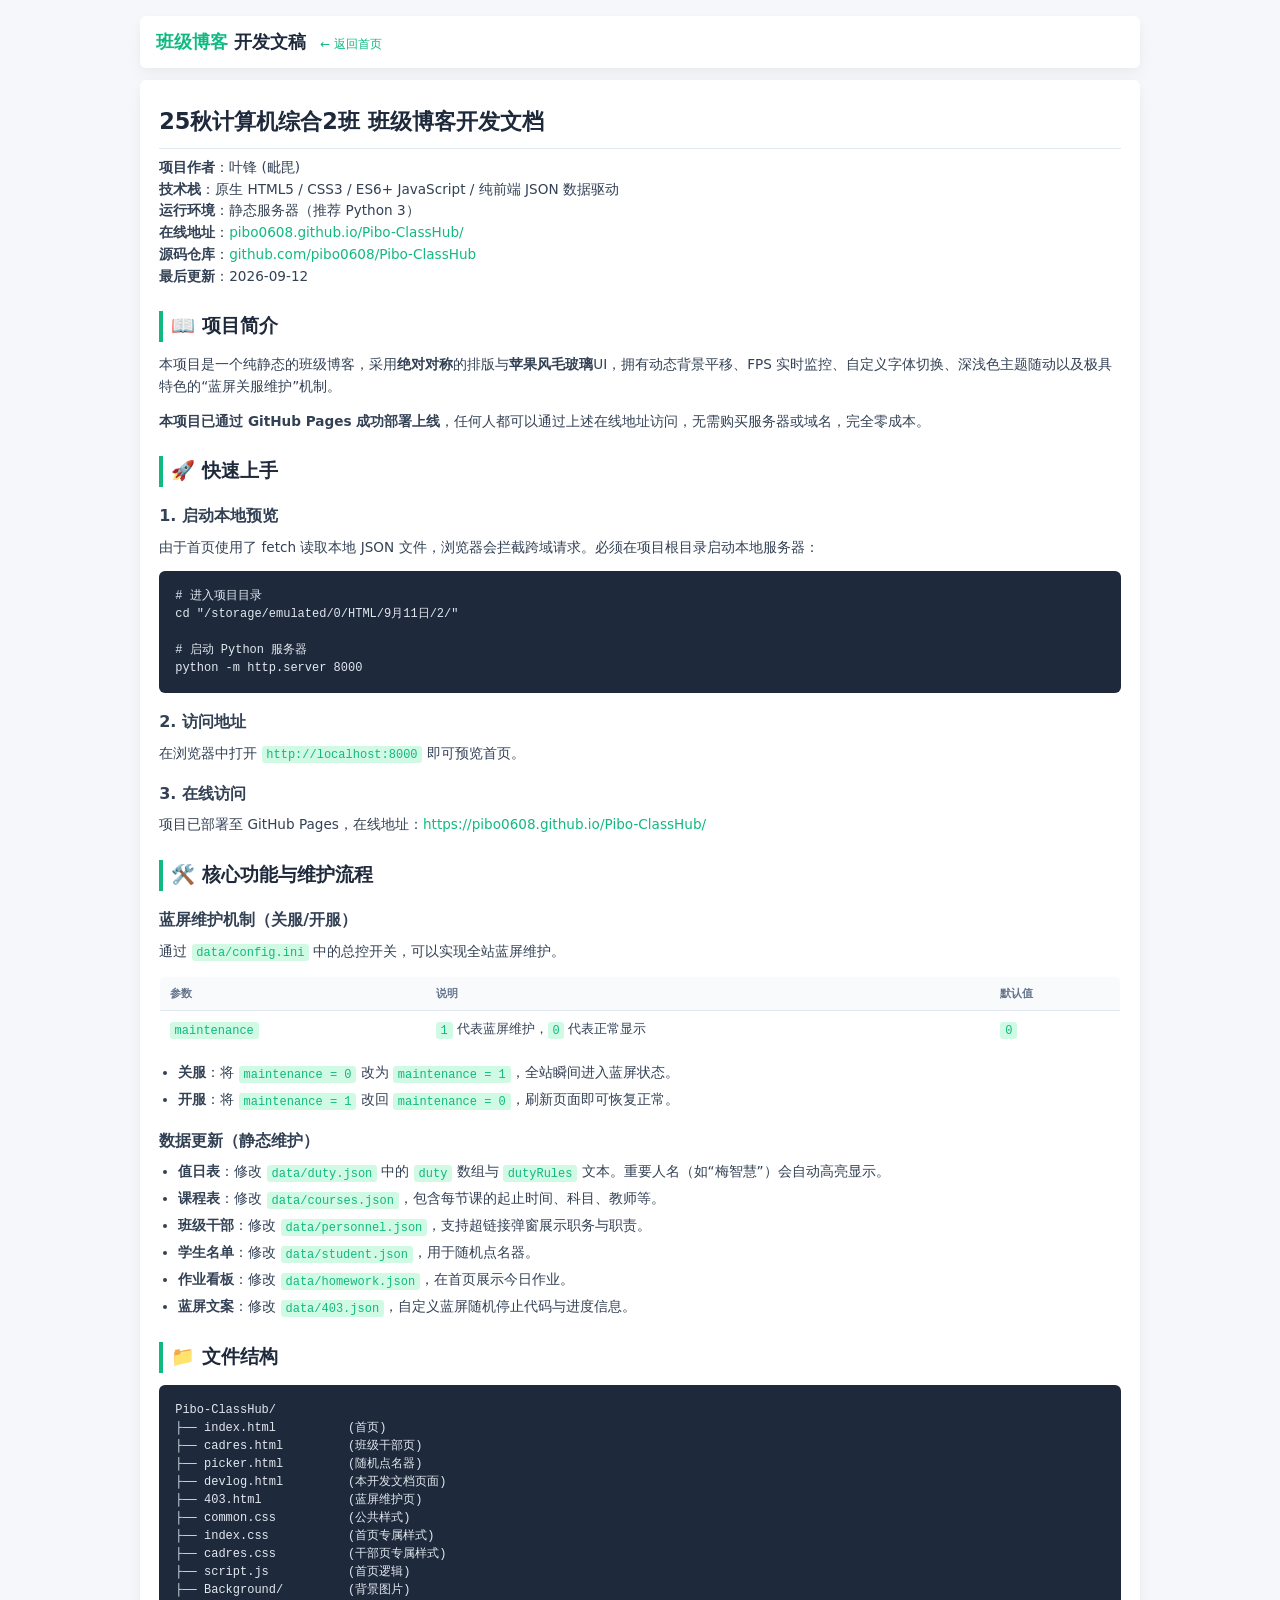
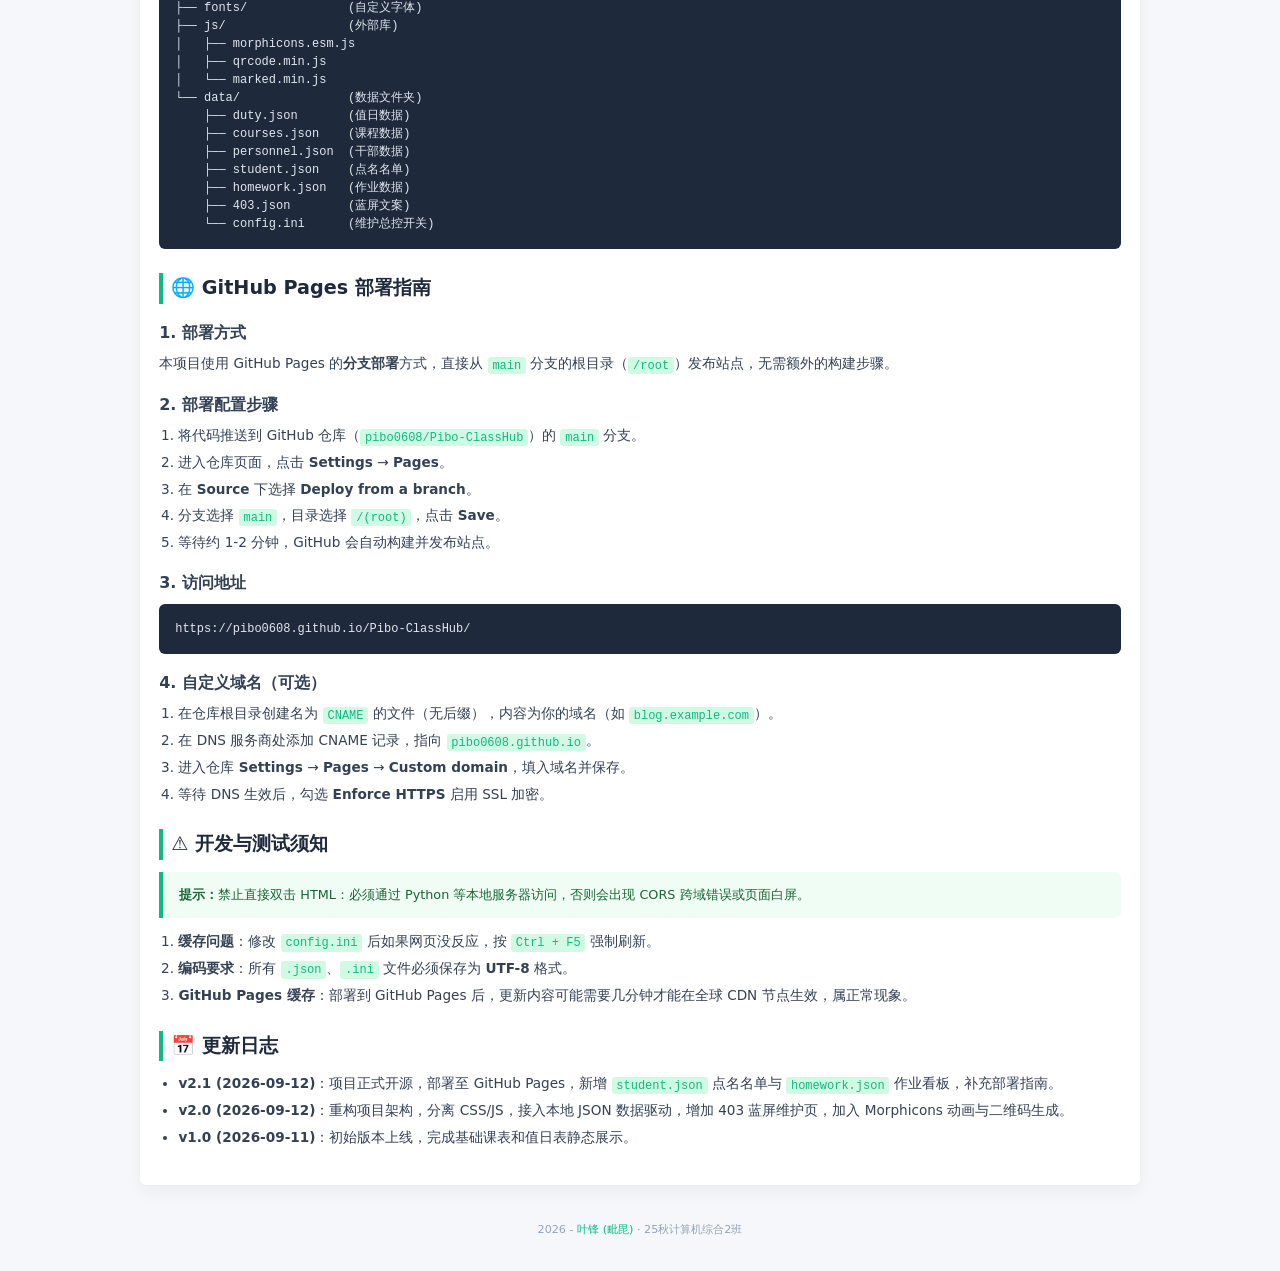
<file: devlog.html>
<!DOCTYPE html>
<html lang="zh-CN">
<head>
    <meta charset="UTF-8">
    <meta name="viewport" content="width=device-width, initial-scale=1.0">
    <title>开发文稿 - 25秋计算机综合2班</title>
    <style>
        :root {
            --primary: #10b981;
            --primary-light: #d1fae5;
            --card-radius: 6px;
        }

        * { margin: 0; padding: 0; box-sizing: border-box; }
        html { scroll-behavior: smooth; }

        body {
            background: #f5f7fa;
            font-family: system-ui, -apple-system, 'Segoe UI', Roboto, 'Helvetica Neue', 'Noto Sans', 'PingFang SC', 'Microsoft YaHei', sans-serif;
            color: #1e293b;
            line-height: 1.6;
            padding: 1rem;
        }

        .container {
            max-width: 520px;
            width: 100%;
            margin: 0 auto;
        }

        .header {
            display: flex;
            align-items: center;
            justify-content: space-between;
            padding: 0.75rem 1rem;
            margin-bottom: 0.75rem;
            background: #ffffff;
            border-radius: var(--card-radius);
            box-shadow: 0 8px 18px rgba(0,0,0,0.04), 0 2px 6px rgba(0,0,0,0.02);
        }

        .header-title { font-size: 1.1rem; font-weight: 600; color: #1e293b; }
        .header-title a { color: var(--primary); text-decoration: none; font-size: 0.75rem; font-weight: 500; margin-left: 0.5rem; }

        /* 文稿卡片容器 */
        .doc-card {
            background: #ffffff;
            border-radius: var(--card-radius);
            box-shadow: 0 8px 18px rgba(0,0,0,0.04), 0 2px 6px rgba(0,0,0,0.02);
            padding: 1.5rem 1.2rem;
            margin-bottom: 0.75rem;
        }

        /* 标题 */
        .doc-card h1 { font-size: 1.4rem; font-weight: 600; margin-bottom: 0.5rem; padding-bottom: 0.5rem; border-bottom: 1px solid #e2e8f0; }
        .doc-card h2 { font-size: 1.2rem; font-weight: 600; margin: 1.5rem 0 0.75rem 0; color: #1e293b; padding-left: 0.5rem; border-left: 4px solid var(--primary); }
        .doc-card h3 { font-size: 1rem; font-weight: 600; margin: 1rem 0 0.5rem 0; color: #334155; }
        
        /* 正文与列表 */
        .doc-card p { font-size: 0.85rem; color: #334155; margin-bottom: 0.8rem; }
        .doc-card ul, .doc-card ol { margin-left: 1.2rem; margin-bottom: 0.8rem; font-size: 0.85rem; color: #334155; }
        .doc-card li { margin-bottom: 0.3rem; }

        /* 链接 */
        .doc-card a { color: var(--primary); text-decoration: none; }
        .doc-card a:hover { text-decoration: underline; }

        /* 行内代码 */
        .doc-card code:not(pre code) {
            font-family: 'Consolas', 'Monaco', monospace;
            font-size: 0.75rem;
            color: var(--primary);
            background: var(--primary-light);
            padding: 0.1rem 0.3rem;
            border-radius: 3px;
        }

        /* 代码块（深色高亮） */
        .doc-card pre {
            background: #1e293b;
            color: #e2e8f0;
            padding: 1rem;
            border-radius: var(--card-radius);
            overflow-x: auto;
            margin-bottom: 0.8rem;
            font-size: 0.75rem;
            line-height: 1.5;
            font-family: 'Consolas', 'Monaco', monospace;
        }

        /* 表格 */
        .doc-card table {
            width: 100%;
            border-collapse: collapse;
            font-size: 0.8rem;
            margin-bottom: 0.8rem;
            border: 1px solid #e2e8f0;
            border-radius: var(--card-radius);
            overflow: hidden;
        }
        .doc-card th {
            background: #f8fafc;
            color: #64748b;
            font-weight: 600;
            text-align: left;
            padding: 0.5rem 0.6rem;
            border-bottom: 1px solid #e2e8f0;
            font-size: 0.7rem;
            text-transform: uppercase;
        }
        .doc-card td {
            padding: 0.5rem 0.6rem;
            border-bottom: 1px solid #f1f5f9;
            color: #334155;
        }
        .doc-card tr:last-child td { border-bottom: none; }

        /* 引用提示框 */
        .doc-card blockquote {
            border-left: 4px solid var(--primary);
            background: #f0fdf4;
            padding: 0.8rem 1rem;
            margin-bottom: 0.8rem;
            border-radius: 0 var(--card-radius) var(--card-radius) 0;
            color: #166534;
            font-size: 0.8rem;
        }

        .footer { text-align: center; padding: 1.5rem 1rem; color: #94a3b8; font-size: 0.7rem; }
        .footer a { color: var(--primary); text-decoration: none; }

        @media (min-width: 768px) { .container { max-width: 700px; } }
        @media (min-width: 1024px) { .container { max-width: 900px; } }
        @media (min-width: 1200px) { .container { max-width: 1000px; } }
        
        @media (max-width: 360px) {
            body { padding: 0.4rem; }
            .doc-card { padding: 1rem; }
            .doc-card pre { font-size: 0.65rem; padding: 0.5rem; }
        }
    </style>
</head>
<body>

    <div class="container">
        <!-- 顶部导航 -->
        <div class="header">
            <div class="header-title">
                <span><span style="color: var(--primary);">班级博客</span> 开发文稿</span>
                <a href="index.html">← 返回首页</a>
            </div>
        </div>

        <!-- 开发文稿内容（硬编码版，无需外部 md 文件） -->
        <div class="doc-card">
            <h1>25秋计算机综合2班 班级博客开发文档</h1>
            
            <p>
                <strong>项目作者</strong>：叶锋 (毗毘)<br>
                <strong>技术栈</strong>：原生 HTML5 / CSS3 / ES6+ JavaScript / 纯前端 JSON 数据驱动<br>
                <strong>运行环境</strong>：静态服务器（推荐 Python 3）<br>
                <strong>在线地址</strong>：<a href="https://pibo0608.github.io/Pibo-ClassHub/" target="_blank">pibo0608.github.io/Pibo-ClassHub/</a><br>
                <strong>源码仓库</strong>：<a href="https://github.com/pibo0608/Pibo-ClassHub" target="_blank">github.com/pibo0608/Pibo-ClassHub</a><br>
                <strong>最后更新</strong>：2026-09-12
            </p>

            <h2>📖 项目简介</h2>
            <p>本项目是一个纯静态的班级博客，采用<strong>绝对对称</strong>的排版与<strong>苹果风毛玻璃</strong>UI，拥有动态背景平移、FPS 实时监控、自定义字体切换、深浅色主题随动以及极具特色的“蓝屏关服维护”机制。</p>
            <p><strong>本项目已通过 GitHub Pages 成功部署上线</strong>，任何人都可以通过上述在线地址访问，无需购买服务器或域名，完全零成本。</p>

            <h2>🚀 快速上手</h2>
            <h3>1. 启动本地预览</h3>
            <p>由于首页使用了 fetch 读取本地 JSON 文件，浏览器会拦截跨域请求。必须在项目根目录启动本地服务器：</p>
            <pre># 进入项目目录
cd "/storage/emulated/0/HTML/9月11日/2/"

# 启动 Python 服务器
python -m http.server 8000</pre>

            <h3>2. 访问地址</h3>
            <p>在浏览器中打开 <code>http://localhost:8000</code> 即可预览首页。</p>

            <h3>3. 在线访问</h3>
            <p>项目已部署至 GitHub Pages，在线地址：<a href="https://pibo0608.github.io/Pibo-ClassHub/" target="_blank">https://pibo0608.github.io/Pibo-ClassHub/</a></p>

            <h2>🛠️ 核心功能与维护流程</h2>
            
            <h3>蓝屏维护机制（关服/开服）</h3>
            <p>通过 <code>data/config.ini</code> 中的总控开关，可以实现全站蓝屏维护。</p>
            
            <table>
                <thead>
                    <tr>
                        <th>参数</th>
                        <th>说明</th>
                        <th>默认值</th>
                    </tr>
                </thead>
                <tbody>
                    <tr>
                        <td><code>maintenance</code></td>
                        <td><code>1</code> 代表蓝屏维护，<code>0</code> 代表正常显示</td>
                        <td><code>0</code></td>
                    </tr>
                </tbody>
            </table>

            <ul>
                <li><strong>关服</strong>：将 <code>maintenance = 0</code> 改为 <code>maintenance = 1</code>，全站瞬间进入蓝屏状态。</li>
                <li><strong>开服</strong>：将 <code>maintenance = 1</code> 改回 <code>maintenance = 0</code>，刷新页面即可恢复正常。</li>
            </ul>

            <h3>数据更新（静态维护）</h3>
            <ul>
                <li><strong>值日表</strong>：修改 <code>data/duty.json</code> 中的 <code>duty</code> 数组与 <code>dutyRules</code> 文本。重要人名（如“梅智慧”）会自动高亮显示。</li>
                <li><strong>课程表</strong>：修改 <code>data/courses.json</code>，包含每节课的起止时间、科目、教师等。</li>
                <li><strong>班级干部</strong>：修改 <code>data/personnel.json</code>，支持超链接弹窗展示职务与职责。</li>
                <li><strong>学生名单</strong>：修改 <code>data/student.json</code>，用于随机点名器。</li>
                <li><strong>作业看板</strong>：修改 <code>data/homework.json</code>，在首页展示今日作业。</li>
                <li><strong>蓝屏文案</strong>：修改 <code>data/403.json</code>，自定义蓝屏随机停止代码与进度信息。</li>
            </ul>

            <h2>📁 文件结构</h2>
            <pre>Pibo-ClassHub/
├── index.html          (首页)
├── cadres.html         (班级干部页)
├── picker.html         (随机点名器)
├── devlog.html         (本开发文档页面)
├── 403.html            (蓝屏维护页)
├── common.css          (公共样式)
├── index.css           (首页专属样式)
├── cadres.css          (干部页专属样式)
├── script.js           (首页逻辑)
├── Background/         (背景图片)
├── fonts/              (自定义字体)
├── js/                 (外部库)
│   ├── morphicons.esm.js
│   ├── qrcode.min.js
│   └── marked.min.js
└── data/               (数据文件夹)
    ├── duty.json       (值日数据)
    ├── courses.json    (课程数据)
    ├── personnel.json  (干部数据)
    ├── student.json    (点名名单)
    ├── homework.json   (作业数据)
    ├── 403.json        (蓝屏文案)
    └── config.ini      (维护总控开关)</pre>

            <h2>🌐 GitHub Pages 部署指南</h2>
            <h3>1. 部署方式</h3>
            <p>本项目使用 GitHub Pages 的<strong>分支部署</strong>方式，直接从 <code>main</code> 分支的根目录（<code>/root</code>）发布站点，无需额外的构建步骤。</p>
            
            <h3>2. 部署配置步骤</h3>
            <ol>
                <li>将代码推送到 GitHub 仓库（<code>pibo0608/Pibo-ClassHub</code>）的 <code>main</code> 分支。</li>
                <li>进入仓库页面，点击 <strong>Settings</strong> → <strong>Pages</strong>。</li>
                <li>在 <strong>Source</strong> 下选择 <strong>Deploy from a branch</strong>。</li>
                <li>分支选择 <code>main</code>，目录选择 <code>/(root)</code>，点击 <strong>Save</strong>。</li>
                <li>等待约 1-2 分钟，GitHub 会自动构建并发布站点。</li>
            </ol>

            <h3>3. 访问地址</h3>
            <pre>https://pibo0608.github.io/Pibo-ClassHub/</pre>

            <h3>4. 自定义域名（可选）</h3>
            <ol>
                <li>在仓库根目录创建名为 <code>CNAME</code> 的文件（无后缀），内容为你的域名（如 <code>blog.example.com</code>）。</li>
                <li>在 DNS 服务商处添加 CNAME 记录，指向 <code>pibo0608.github.io</code>。</li>
                <li>进入仓库 <strong>Settings</strong> → <strong>Pages</strong> → <strong>Custom domain</strong>，填入域名并保存。</li>
                <li>等待 DNS 生效后，勾选 <strong>Enforce HTTPS</strong> 启用 SSL 加密。</li>
            </ol>

            <h2>⚠️ 开发与测试须知</h2>
            <blockquote>
                <strong>提示：</strong>禁止直接双击 HTML：必须通过 Python 等本地服务器访问，否则会出现 CORS 跨域错误或页面白屏。
            </blockquote>
            <ol>
                <li><strong>缓存问题</strong>：修改 <code>config.ini</code> 后如果网页没反应，按 <code>Ctrl + F5</code> 强制刷新。</li>
                <li><strong>编码要求</strong>：所有 <code>.json</code>、<code>.ini</code> 文件必须保存为 <strong>UTF-8</strong> 格式。</li>
                <li><strong>GitHub Pages 缓存</strong>：部署到 GitHub Pages 后，更新内容可能需要几分钟才能在全球 CDN 节点生效，属正常现象。</li>
            </ol>

            <h2>📅 更新日志</h2>
            <ul>
                <li><strong>v2.1 (2026-09-12)</strong>：项目正式开源，部署至 GitHub Pages，新增 <code>student.json</code> 点名名单与 <code>homework.json</code> 作业看板，补充部署指南。</li>
                <li><strong>v2.0 (2026-09-12)</strong>：重构项目架构，分离 CSS/JS，接入本地 JSON 数据驱动，增加 403 蓝屏维护页，加入 Morphicons 动画与二维码生成。</li>
                <li><strong>v1.0 (2026-09-11)</strong>：初始版本上线，完成基础课表和值日表静态展示。</li>
            </ul>
        </div>

        <footer class="footer">
            2026 - <a href="https://github.com/pibo0608" target="_blank">叶锋 (毗毘)</a> · 25秋计算机综合2班
        </footer>
    </div>

</body>
</html>
</file>
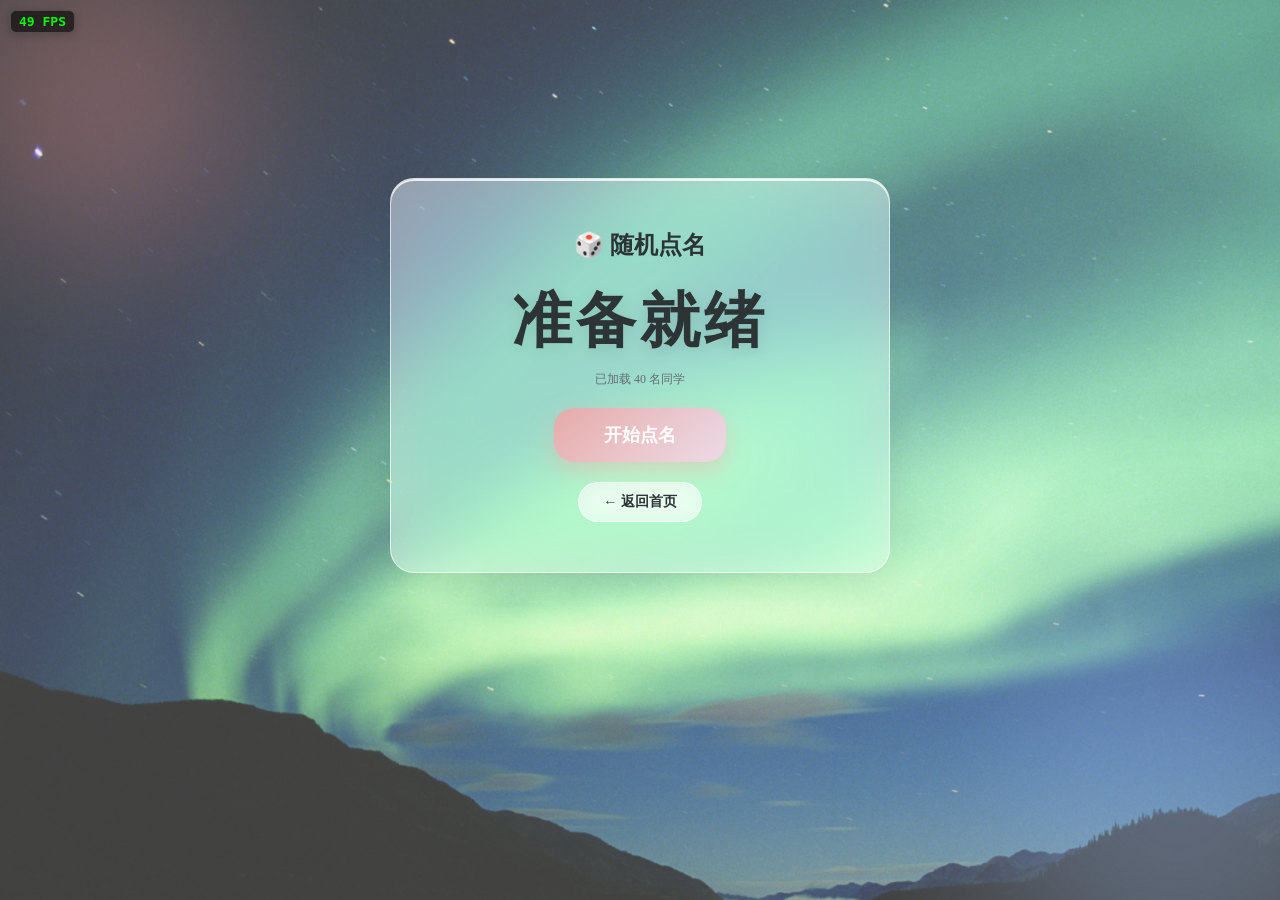
<file: picker.html>
<!DOCTYPE html>
<html lang="zh-CN">
<head>
    <!-- 蓝屏维护总控开关 -->
    <script>
        document.documentElement.style.visibility = 'hidden';
        fetch('data/config.ini?t=' + new Date().getTime())
            .then(res => res.text())
            .then(text => {
                const match = text.match(/maintenance\s*=\s*(\d+)/);
                if (match && match[1] === '1') {
                    window.location.href = '403.html';
                } else {
                    document.documentElement.style.visibility = 'visible';
                }
            })
            .catch(() => { document.documentElement.style.visibility = 'visible'; });
    </script>

    <meta charset="UTF-8">
    <meta name="viewport" content="width=device-width, initial-scale=1.0">
    <title>随机点名 - 25秋计算机综合2班</title>
    <link rel="stylesheet" href="common.css">
    <style>
        .picker-container {
            display: flex;
            flex-direction: column;
            align-items: center;
            justify-content: center;
            min-height: 70vh;
            gap: 30px;
            text-align: center;
        }

        .picker-card {
            background: var(--card-bg);
            backdrop-filter: blur(35px) saturate(200%);
            -webkit-backdrop-filter: blur(35px) saturate(200%);
            border: 1px solid var(--card-border);
            border-radius: var(--radius);
            padding: 50px 30px;
            width: 90%;
            max-width: 500px;
            box-shadow: var(--card-shadow), inset 0 2px 0 rgba(255, 255, 255, 0.8);
            display: flex;
            flex-direction: column;
            align-items: center;
            gap: 20px;
        }

        .name-display {
            font-family: var(--font-title);
            font-size: 60px;
            font-weight: bold;
            color: var(--text-main);
            height: 80px;
            line-height: 80px;
            letter-spacing: 4px;
            text-shadow: 0 4px 15px rgba(0,0,0,0.1);
            transition: all 0.1s;
        }

        .name-display.rolling {
            color: #6366f1;
            transform: scale(1.1);
        }

        .picker-btn {
            background: var(--primary-gradient);
            border: none;
            border-radius: 20px;
            color: #fff;
            font-family: var(--font-body);
            font-size: 18px;
            font-weight: bold;
            padding: 15px 50px;
            cursor: pointer;
            box-shadow: 0 8px 25px rgba(255, 154, 158, 0.4);
            transition: var(--transition);
        }
        .picker-btn:hover { transform: scale(1.05) translateY(-3px); box-shadow: 0 12px 30px rgba(255, 154, 158, 0.6); }
        .picker-btn:active { transform: scale(0.95); }

        .back-btn {
            background: var(--card-bg);
            border: 1px solid var(--card-border);
            border-radius: 20px;
            color: var(--text-main);
            font-family: var(--font-body);
            font-size: 14px;
            font-weight: 600;
            padding: 10px 24px;
            text-decoration: none;
            backdrop-filter: blur(10px);
            transition: var(--transition);
        }
        .back-btn:hover { background: var(--primary-gradient); color: #fff; }
        
        .count-hint {
            font-size: 12px;
            color: var(--text-muted);
            margin-top: -10px;
        }
    </style>
</head>
<body>

    <div id="fps-counter">0 FPS</div>

    <div id="bg-slider">
        <div class="bg-slide" style="background-image: url('Background/img1.jpg');"></div>
        <div class="bg-slide" style="background-image: url('Background/img2.jpg');"></div>
        <div class="bg-slide" style="background-image: url('Background/img3.jpg');"></div>
    </div>
    <div class="bg-shape shape-1"></div>
    <div class="bg-shape shape-2"></div>

    <div class="app-container" style="margin-top: 40px;">
        <div class="picker-container">
            <div class="picker-card">
                <h1 style="font-family: var(--font-title); font-size: 24px; color: var(--text-main);">🎲 随机点名</h1>
                <div class="name-display" id="name-display">准备就绪</div>
                <div class="count-hint" id="count-hint"></div>
                <button class="picker-btn" id="picker-btn" onclick="togglePick()">开始点名</button>
                <a href="index.html" class="back-btn">← 返回首页</a>
            </div>
        </div>
    </div>

    <script>
        let students = [];
        let isPicking = false;
        let pickInterval = null;

        // FPS 计数器
        let lastFpsUpdate = performance.now(); let frameCount = 0;
        function fpsLoop() {
            frameCount++; const now = performance.now();
            if (now - lastFpsUpdate >= 1000) {
                document.getElementById('fps-counter').textContent = Math.round((frameCount * 1000) / (now - lastFpsUpdate)) + ' FPS';
                frameCount = 0; lastFpsUpdate = now;
            }
            requestAnimationFrame(fpsLoop);
        }
        requestAnimationFrame(fpsLoop);

        // 深浅色主题
        function applyTheme() {
            const hours = new Date().getHours();
            if (hours >= 18 || hours < 6) document.body.classList.add('dark-theme');
            else document.body.classList.remove('dark-theme');
        }
        setInterval(applyTheme, 60000); applyTheme();

        // 背景平移
        const slides = document.querySelectorAll('.bg-slide');
        let currentSlide = 0;
        if (slides.length > 0) {
            slides[0].classList.add('active'); 
            setInterval(() => {
                slides.forEach(s => s.classList.remove('active'));
                currentSlide = (currentSlide + 1) % slides.length;
                void slides[currentSlide].offsetWidth; 
                slides[currentSlide].classList.add('active');
            }, 30000); 
        }

        // 读取学生名单
        fetch('data/student.json?t=' + new Date().getTime())
            .then(res => res.json())
            .then(data => {
                if (data.students && data.students.length > 0) {
                    students = data.students;
                    document.getElementById('count-hint').textContent = `已加载 ${students.length} 名同学`;
                } else {
                    document.getElementById('name-display').textContent = '无数据';
                    document.getElementById('count-hint').textContent = '名单为空，请检查 JSON';
                }
            })
            .catch(err => {
                console.error('读取 student.json 失败:', err);
                students = ['数据加载失败'];
                document.getElementById('count-hint').textContent = '读取名单失败，请检查网络或文件';
            });

        function togglePick() {
            const display = document.getElementById('name-display');
            const btn = document.getElementById('picker-btn');

            if (students.length === 0 || students[0] === '数据加载失败') {
                alert('无法获取学生名单，请检查 data/student.json 是否存在！');
                return;
            }

            if (!isPicking) {
                isPicking = true;
                btn.textContent = '停 止';
                display.classList.add('rolling');
                
                pickInterval = setInterval(() => {
                    const randomIndex = Math.floor(Math.random() * students.length);
                    display.textContent = students[randomIndex];
                }, 50); // 每50毫秒换一个名字
            } else {
                clearInterval(pickInterval);
                isPicking = false;
                btn.textContent = '重新点名';
                display.classList.remove('rolling');
                
                // 最终定格（再随机一次，保证公平）
                const finalIndex = Math.floor(Math.random() * students.length);
                display.textContent = students[finalIndex];
            }
        }
    </script>
</body>
</html>
</file>
<file: common.css>
/* ==========================================
   1. 自定义字体引入
   ========================================== */
@font-face { font-family: 'FangzhengPaperCut'; src: url('fonts/Fangzheng Paper-cutting Simplified Chinese.ttf') format('truetype'); font-weight: normal; font-style: normal; font-display: swap; }
@font-face { font-family: 'HuakangHeiti'; src: url('fonts/Huakang Heiti W9.ttf') format('truetype'); font-weight: bold; font-style: normal; font-display: swap; }
@font-face { font-family: 'YouYuan'; src: url('fonts/youyuan.ttf') format('truetype'); font-weight: normal; font-style: normal; font-display: swap; }

/* ==========================================
   2. 字体主题定义
   ========================================== */
body.theme-youyuan { --font-body: 'YouYuan', sans-serif; --font-title: 'FangzhengPaperCut', sans-serif; --font-bold: 'HuakangHeiti', sans-serif; }
body.theme-heiti { --font-body: 'HuakangHeiti', sans-serif; --font-title: 'HuakangHeiti', sans-serif; --font-bold: 'HuakangHeiti', sans-serif; }
body.theme-jianzhi { --font-body: 'FangzhengPaperCut', sans-serif; --font-title: 'HuakangHeiti', sans-serif; --font-bold: 'HuakangHeiti', sans-serif; }

/* ==========================================
   3. 颜色、遮罩与毛玻璃变量
   ========================================== */
:root {
    --primary-gradient: linear-gradient(135deg, rgba(255, 154, 158, 0.75) 0%, rgba(254, 207, 239, 0.75) 100%);
    --secondary-gradient: linear-gradient(120deg, rgba(161, 196, 253, 0.6) 0%, rgba(194, 233, 251, 0.6) 100%);
    --text-main: #2d3436; --text-muted: #636e72;
    --card-bg: rgba(255, 255, 255, 0.45); --card-border: rgba(255, 255, 255, 0.65);
    --card-shadow: 0 8px 32px 0 rgba(0, 0, 0, 0.08);
    --radius: 24px; --transition: all 0.5s cubic-bezier(0.25, 0.8, 0.25, 1);
    --bg-overlay: rgba(255, 255, 255, 0.25);
}
body.dark-theme {
    --primary-gradient: linear-gradient(135deg, rgba(43, 43, 43, 0.75) 0%, rgba(26, 26, 26, 0.75) 100%);
    --secondary-gradient: linear-gradient(120deg, rgba(58, 58, 58, 0.6) 0%, rgba(42, 42, 42, 0.6) 100%);
    --text-main: #f1f2f6; --text-muted: #a4b0be;
    --card-bg: rgba(30, 30, 30, 0.45); --card-border: rgba(255, 255, 255, 0.12);
    --card-shadow: 0 8px 32px 0 rgba(0, 0, 0, 0.5);
    --bg-overlay: rgba(0, 0, 0, 0.55);
}

/* ==========================================
   4. 基础重置、背景滑块与 FPS 计数器
   ========================================== */
* { box-sizing: border-box; margin: 0; padding: 0; }
body { font-family: var(--font-body); background-color: #ebedee; color: var(--text-main); min-height: 100vh; padding: 20px; display: flex; justify-content: center; overflow-x: hidden; position: relative; transition: var(--transition); }

#fps-counter { position: fixed; top: 10px; left: 10px; background: rgba(0, 0, 0, 0.6); color: #0f0; font-family: monospace; font-size: 13px; font-weight: bold; padding: 3px 8px; border-radius: 6px; z-index: 9999; pointer-events: none; backdrop-filter: blur(5px); border: 1px solid rgba(255, 255, 255, 0.2); box-shadow: 0 2px 10px rgba(0,0,0,0.2); }

#bg-slider { position: fixed; top: 0; left: 0; width: 100%; height: 100%; z-index: -3; overflow: hidden; }
.bg-slide { position: absolute; top: 0; left: 0; width: 100%; height: 100%; background-size: auto 120%; background-repeat: no-repeat; opacity: 0; transition: opacity 1.5s ease-in-out; }
.bg-slide.active { opacity: 1; animation: panBg 30s linear infinite; }
@keyframes panBg { 0% { background-position: 0% center; } 100% { background-position: 100% center; } }
#bg-slider::after { content: ''; position: absolute; top: 0; left: 0; width: 100%; height: 100%; background: var(--bg-overlay); transition: background 0.5s ease; z-index: 10; }

.bg-shape { position: fixed; border-radius: 50%; z-index: -1; filter: blur(80px); transition: opacity 0.5s; }
body.dark-theme .bg-shape { opacity: 0.1; }
.shape-1 { width: 300px; height: 300px; background: #FF9A9E; top: -50px; left: -50px; opacity: 0.3; }
.shape-2 { width: 400px; height: 400px; background: #a1c4fd; bottom: -100px; right: -100px; opacity: 0.3; }
.app-container { width: 100%; max-width: 900px; display: flex; flex-direction: column; gap: 25px; z-index: 1; }

/* 核心通用毛玻璃卡片 */
.card { background: var(--card-bg); border-radius: var(--radius); padding: 25px; box-shadow: var(--card-shadow); border: 1px solid var(--card-border); backdrop-filter: blur(25px) saturate(180%); -webkit-backdrop-filter: blur(25px) saturate(180%); transition: var(--transition); display: flex; flex-direction: column; }
.card:hover { transform: translateY(-8px); box-shadow: 0 15px 45px rgba(0, 0, 0, 0.15); }
.card-header { font-family: var(--font-title); display: flex; align-items: center; gap: 12px; margin-bottom: 20px; font-size: 19px; font-weight: bold; color: var(--text-main); }
.card-header .icon { font-size: 22px; background: var(--secondary-gradient); width: 44px; height: 44px; display: flex; align-items: center; justify-content: center; border-radius: 14px; box-shadow: inset 0 2px 5px rgba(0,0,0,0.05); border: 1px solid var(--card-border); }

/* 底部水印 */
.page-footer { text-align: center; padding: 20px; font-size: 13px; color: var(--text-muted); line-height: 2; background: var(--card-bg); border-radius: 16px; margin-top: 10px; transition: var(--transition); font-family: var(--font-bold); border: 1px solid var(--card-border); box-shadow: var(--card-shadow); backdrop-filter: blur(25px) saturate(180%); -webkit-backdrop-filter: blur(25px) saturate(180%); }
.page-footer a { color: #6366f1; text-decoration: none; font-weight: 600; transition: color 0.2s; border-bottom: 1px dashed #6366f1; }
.page-footer a:hover { color: #ff6b6b; border-bottom-style: solid; }
</file>
